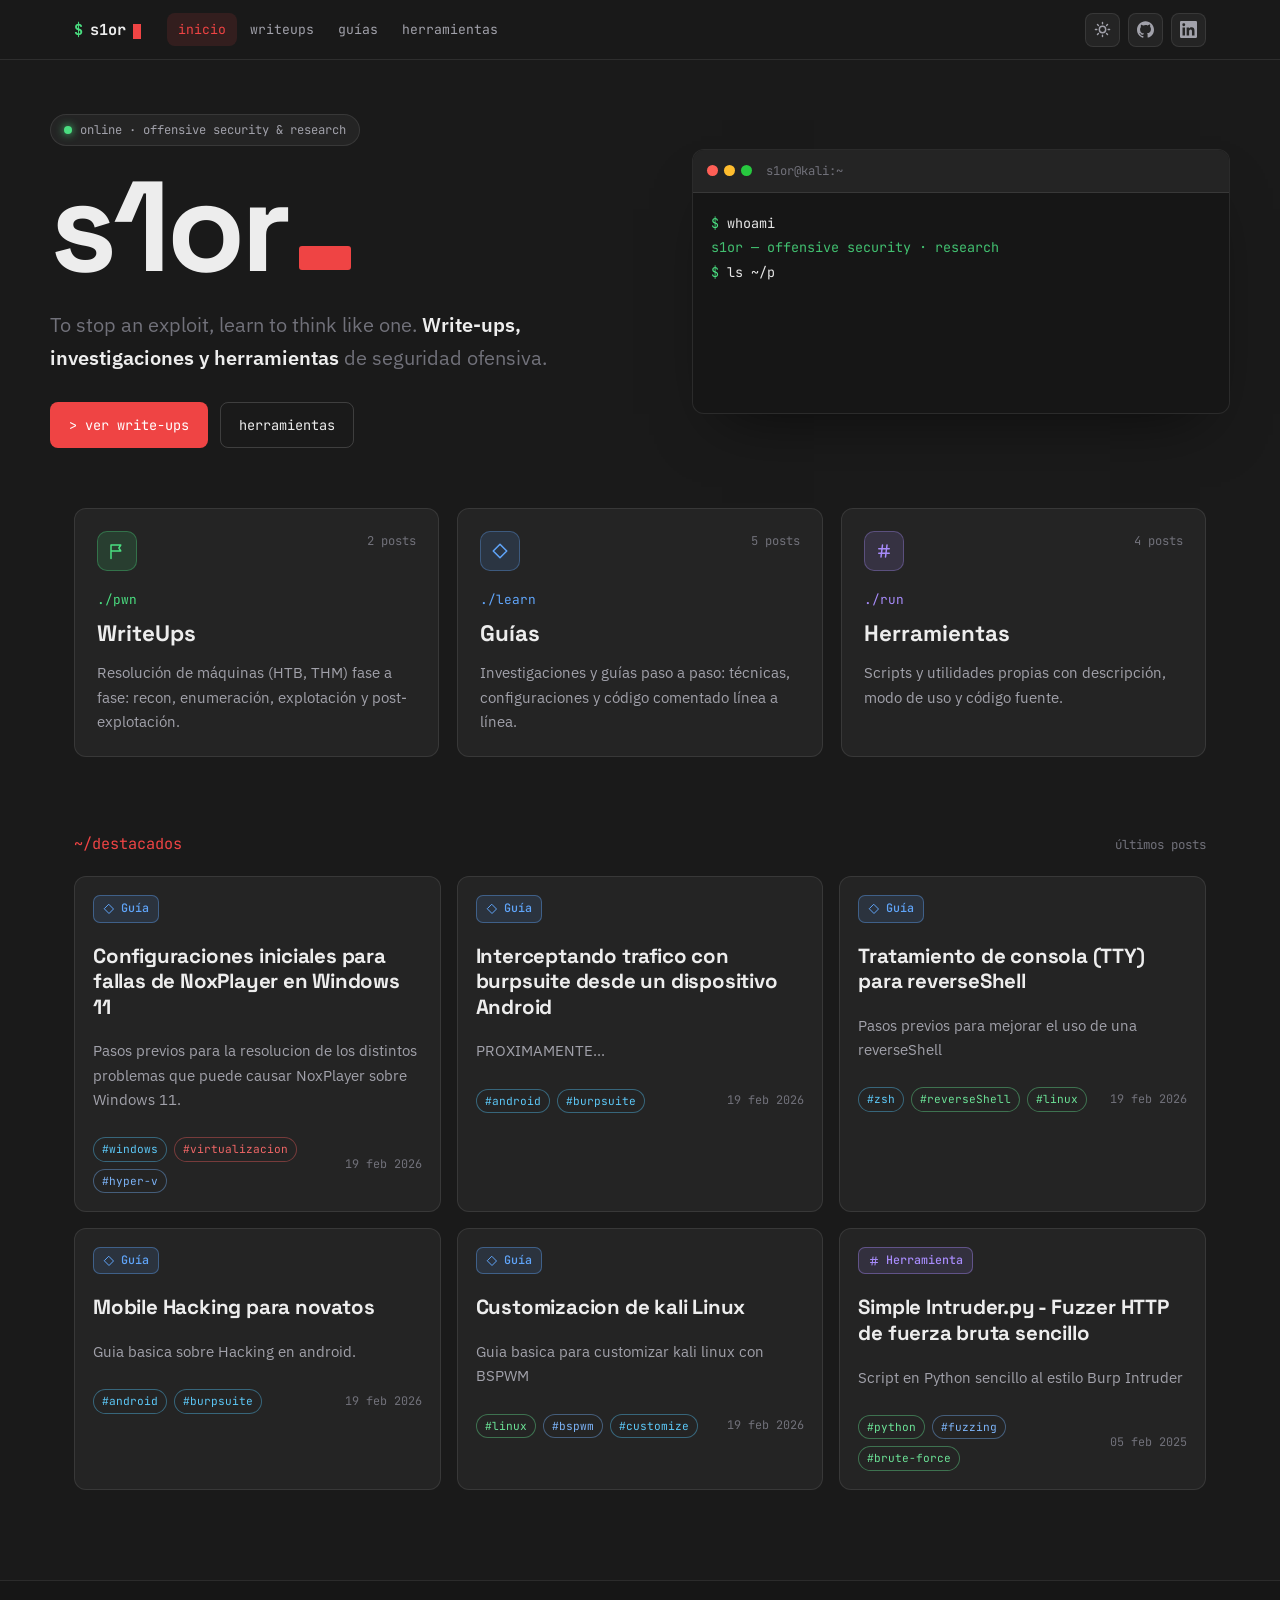
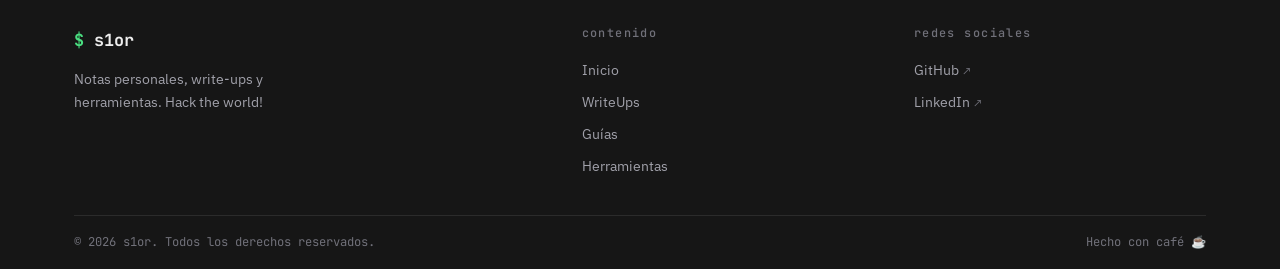
<file: index.html>
<!DOCTYPE html>
<html lang="es" data-theme="dark">
<head>
  <meta charset="UTF-8">
  <meta name="viewport" content="width=device-width, initial-scale=1">
  <title>s1or · Blog personal</title>
  <meta name="description" content="WriteUps, herramientas y guías de hacking documentadas paso a paso.">
  <link rel="icon" type="image/svg+xml" href="assets/icons/favicon.svg">
  <script>(function(){try{var t=localStorage.getItem('blog-theme');document.documentElement.setAttribute('data-theme',t||'dark');}catch(e){}})();</script>
  <link rel="preconnect" href="https://fonts.googleapis.com">
  <link rel="preconnect" href="https://fonts.gstatic.com" crossorigin>
  <link href="https://fonts.googleapis.com/css2?family=Space+Grotesk:wght@500;600;700&family=IBM+Plex+Sans:wght@400;500;600&family=JetBrains+Mono:wght@400;500;700&display=swap" rel="stylesheet">
  <link rel="stylesheet" href="css/theme.css">
  <link rel="stylesheet" href="css/components.css">
  <link rel="stylesheet" href="css/animations.css">
</head>
<body data-page="home">

  <header class="site-header">
    <div class="wrap">
      <a class="brand" href="index.html"><span class="brand__dollar">$</span><b>s1or</b><span class="brand__cursor"></span></a>
      <nav class="nav">
        <a href="index.html" data-page="home">inicio</a>
        <a href="writeups.html" data-page="writeups">writeups</a>
        <a href="guides.html" data-page="guides">guías</a>
        <a href="tools.html" data-page="tools">herramientas</a>
      </nav>
      <div class="header-tools">
        
        <button class="icon-btn theme-toggle" data-theme-toggle aria-label="Cambiar tema"><svg class="ico-moon" viewBox="0 0 24 24" fill="none" stroke="currentColor" stroke-width="2" stroke-linecap="round" stroke-linejoin="round"><path d="M21 12.8A9 9 0 1 1 11.2 3 7 7 0 0 0 21 12.8z"/></svg><svg class="ico-sun" viewBox="0 0 24 24" fill="none" stroke="currentColor" stroke-width="2" stroke-linecap="round" stroke-linejoin="round"><circle cx="12" cy="12" r="4.5"/><path d="M12 2v2M12 20v2M4.9 4.9l1.4 1.4M17.7 17.7l1.4 1.4M2 12h2M20 12h2M4.9 19.1l1.4-1.4M17.7 6.3l1.4-1.4"/></svg></button>
        <a class="icon-btn" href="https://github.com/s1or-07" target="_blank" rel="noopener" aria-label="GitHub"><svg viewBox="0 0 24 24" fill="currentColor" aria-hidden="true"><path d="M12 .297c-6.63 0-12 5.373-12 12 0 5.303 3.438 9.8 8.205 11.385.6.113.82-.258.82-.577 0-.285-.01-1.04-.015-2.04-3.338.724-4.042-1.61-4.042-1.61-.546-1.387-1.333-1.756-1.333-1.756-1.089-.745.083-.729.083-.729 1.205.084 1.839 1.237 1.839 1.237 1.07 1.834 2.807 1.304 3.492.997.107-.775.418-1.305.762-1.604-2.665-.305-5.467-1.334-5.467-5.931 0-1.311.469-2.381 1.236-3.221-.124-.303-.535-1.524.117-3.176 0 0 1.008-.322 3.301 1.23A11.5 11.5 0 0 1 12 5.803c1.02.005 2.047.138 3.006.404 2.291-1.552 3.297-1.23 3.297-1.23.653 1.653.242 2.874.118 3.176.77.84 1.235 1.911 1.235 3.221 0 4.609-2.807 5.624-5.479 5.921.43.372.823 1.102.823 2.222 0 1.606-.014 2.898-.014 3.293 0 .322.216.694.825.576C20.565 22.092 24 17.592 24 12.297c0-6.627-5.373-12-12-12"/></svg></a>
        <a class="icon-btn" href="https://www.linkedin.com/in/s10r07" target="_blank" rel="noopener" aria-label="LinkedIn"><svg viewBox="0 0 24 24" fill="currentColor" aria-hidden="true"><path d="M20.447 20.452h-3.554v-5.569c0-1.328-.027-3.037-1.852-3.037-1.853 0-2.136 1.445-2.136 2.939v5.667H9.351V9h3.414v1.561h.046c.477-.9 1.637-1.85 3.37-1.85 3.601 0 4.267 2.37 4.267 5.455v6.286zM5.337 7.433a2.062 2.062 0 0 1-2.063-2.065 2.064 2.064 0 1 1 2.063 2.065zm1.782 13.019H3.555V9h3.564v11.452zM22.225 0H1.771C.792 0 0 .774 0 1.729v20.542C0 23.227.792 24 1.771 24h20.451C23.2 24 24 23.227 24 22.271V1.729C24 .774 23.2 0 22.225 0z"/></svg></a>
        <button class="icon-btn nav-toggle" data-nav-toggle aria-label="Abrir menú"><svg viewBox="0 0 24 24" fill="none" stroke="currentColor" stroke-width="2" stroke-linecap="round"><path d="M4 7h16M4 12h16M4 17h16"/></svg></button>
      </div>
    </div>
  </header>
  <main>
    <section class="wrap home-hero">
      <div class="home-hero__grid">
        <div class="home-hero__intro">
          <span class="status-pill"><span class="dot"></span> online · offensive security &amp; research</span>
          <h1 class="wordmark">s1or<span class="cursor-block"></span></h1>
          <p class="home-hero__lead">To stop an exploit, learn to think like one. <b>Write-ups, investigaciones y herramientas</b> de seguridad ofensiva.</p>
          <div class="hero-actions">
            <a class="btn btn--primary" href="writeups.html">&gt; ver write-ups</a>
            <a class="btn btn--ghost" href="tools.html">herramientas</a>
          </div>
        </div>
        <div class="terminal">
          <div class="terminal__bar"><span class="terminal__dots"><i></i><i></i><i></i></span><span class="terminal__title">s1or@kali:~</span></div>
          <div class="terminal__body" id="term-body"></div>
        </div>
      </div>
    </section>

    <section class="wrap">
      <div class="modules">
        <a class="module" style="--k:var(--t-writeups)" href="writeups.html">
          <div class="module__top"><span class="icon-sq icon-sq--writeups"><svg viewBox="0 0 24 24" fill="none" stroke="currentColor" stroke-width="2" stroke-linecap="round" stroke-linejoin="round"><path d="M4 22V4M4 4h13l-2.5 4 2.5 4H4"/></svg></span><span class="module__count" data-count="writeups"></span></div>
          <div class="module__cmd">./pwn</div>
          <div class="module__title">WriteUps</div>
          <p class="module__desc">Resolución de máquinas (HTB, THM) fase a fase: recon, enumeración, explotación y post-explotación.</p>
        </a>
        <a class="module" style="--k:var(--t-guides)" href="guides.html">
          <div class="module__top"><span class="icon-sq icon-sq--guides"><svg viewBox="0 0 24 24" fill="none" stroke="currentColor" stroke-width="2" stroke-linecap="round" stroke-linejoin="round"><path d="M12 3l9 9-9 9-9-9z"/></svg></span><span class="module__count" data-count="guides"></span></div>
          <div class="module__cmd">./learn</div>
          <div class="module__title">Guías</div>
          <p class="module__desc">Investigaciones y guías paso a paso: técnicas, configuraciones y código comentado línea a línea.</p>
        </a>
        <a class="module" style="--k:var(--t-tools)" href="tools.html">
          <div class="module__top"><span class="icon-sq icon-sq--tools"><svg viewBox="0 0 24 24" fill="none" stroke="currentColor" stroke-width="2" stroke-linecap="round" stroke-linejoin="round"><path d="M5 9h14M5 15h14M10 4 8 20M16 4l-2 16"/></svg></span><span class="module__count" data-count="tools"></span></div>
          <div class="module__cmd">./run</div>
          <div class="module__title">Herramientas</div>
          <p class="module__desc">Scripts y utilidades propias con descripción, modo de uso y código fuente.</p>
        </a>
      </div>
    </section>

    <section class="wrap latest-section">
      <div class="section-head">
        <span class="section-head__title"><span class="path">~/destacados</span></span>
        <span class="section-head__hint">últimos posts</span>
      </div>
      <div id="latest" class="cards cards--grid"></div>
    </section>
  </main>

  <footer class="site-footer">
    <div class="wrap">
      <div class="footer-grid">
        <div class="footer-brand">
          <div class="footer-brand__name"><span class="brand__dollar">$</span> s1or</div>
          <p class="footer-brand__desc">Notas personales, write-ups y herramientas. Hack the world!</p>
        </div>
        <div class="footer-col">
          <h4>contenido</h4>
          <a href="index.html">Inicio</a>
          <a href="writeups.html">WriteUps</a>
          <a href="guides.html">Guías</a>
          <a href="tools.html">Herramientas</a>
        </div>
        <div class="footer-col">
          <h4>Redes sociales</h4>
          <a href="https://github.com/s1or-07" target="_blank" rel="noopener">GitHub <span class="ext">↗</span></a>
          <a href="https://www.linkedin.com/in/s10r07" target="_blank" rel="noopener">LinkedIn <span class="ext">↗</span></a>
        </div>
      </div>
      <div class="footer-bottom">
        <span>© <span id="year"></span> s1or. Todos los derechos reservados.</span>
        <span>Hecho con café ☕</span>
      </div>
    </div>
  </footer>
  <script src="js/app.js"></script>
  <script src="js/home.js"></script>
</body>
</html>
</file>
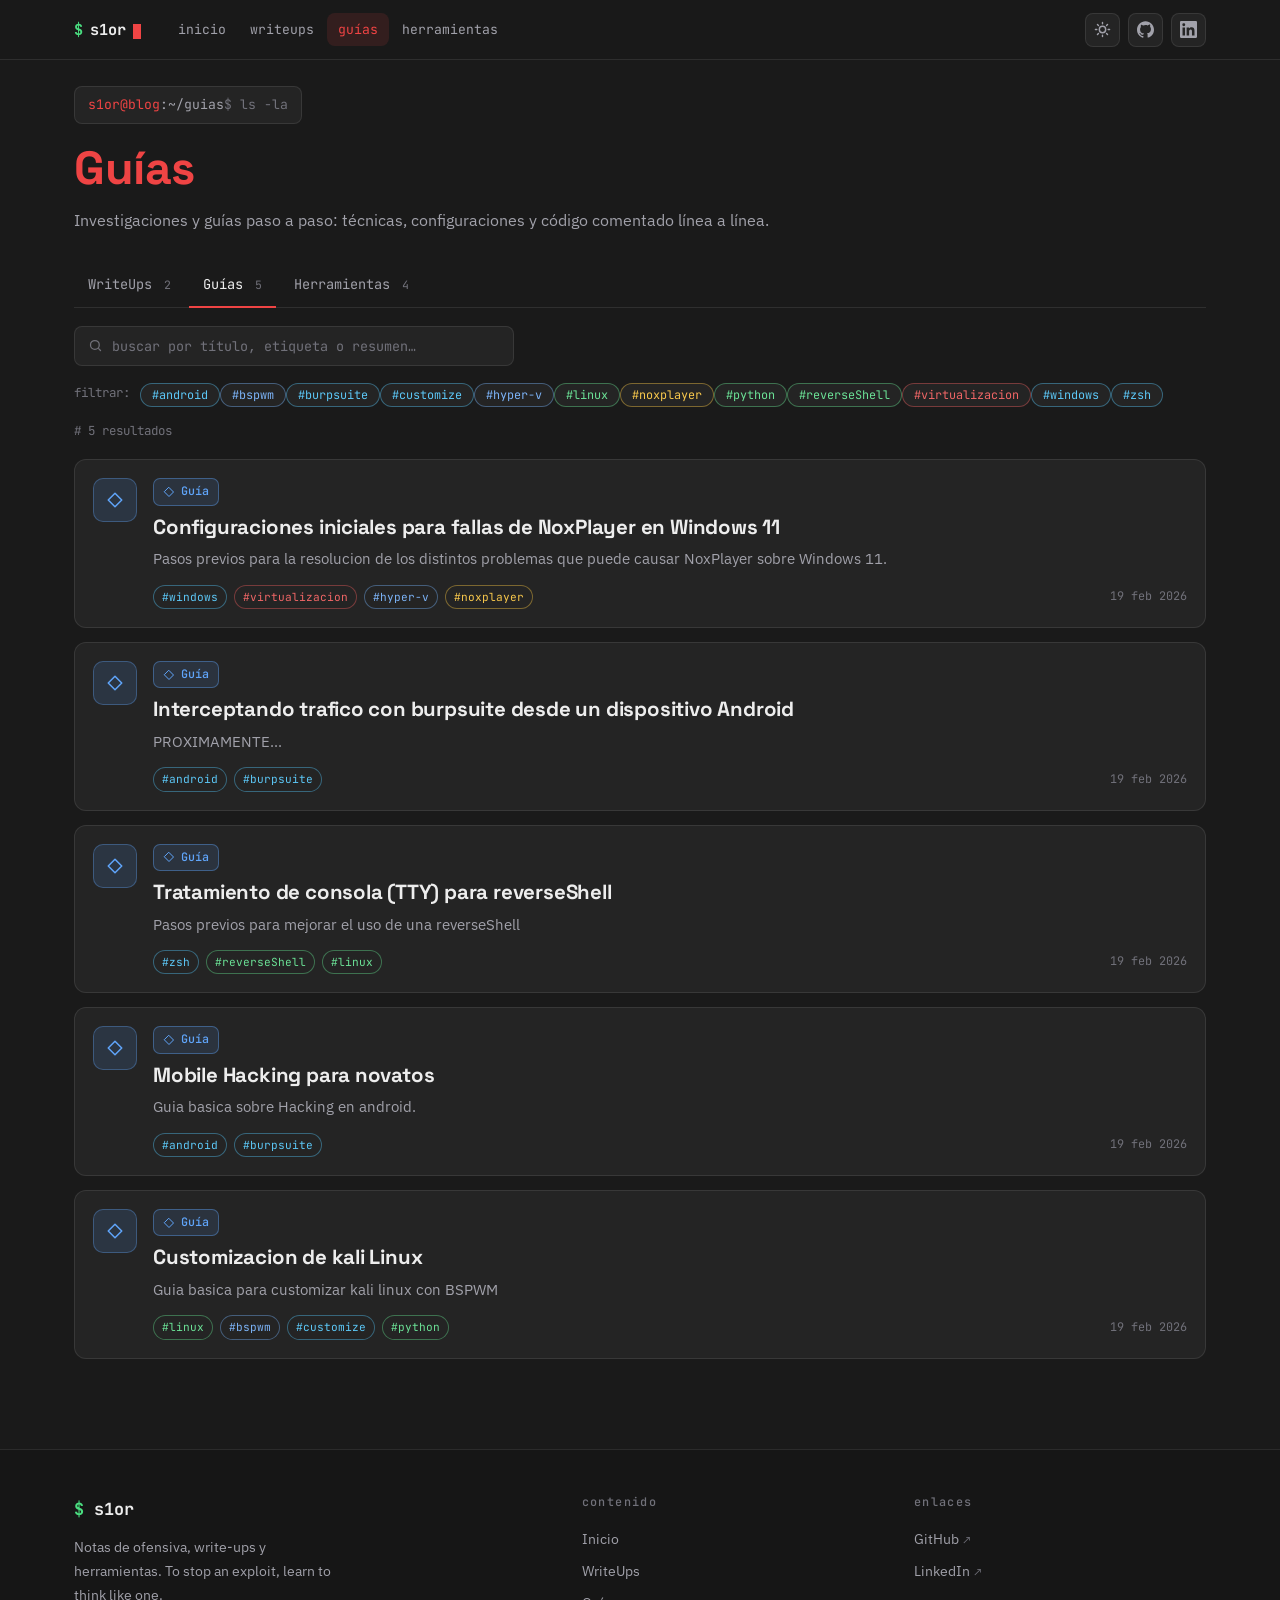
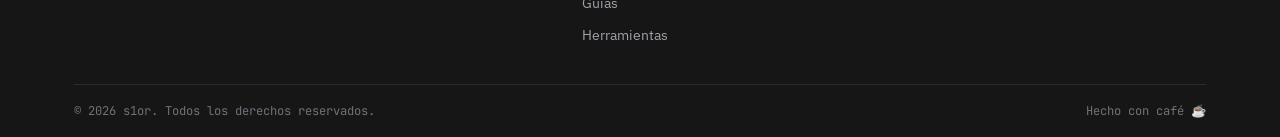
<file: guides.html>
<!DOCTYPE html>
<html lang="es" data-theme="dark">
<head>
  <meta charset="UTF-8">
  <meta name="viewport" content="width=device-width, initial-scale=1">
  <title>Guías by s1or</title>
  <meta name="description" content="Guías e investigaciones de seguridad.">
  <link rel="icon" type="image/svg+xml" href="assets/icons/favicon.svg">
  <script>(function(){try{var t=localStorage.getItem('blog-theme');document.documentElement.setAttribute('data-theme',t||'dark');}catch(e){}})();</script>
  <link rel="preconnect" href="https://fonts.googleapis.com">
  <link rel="preconnect" href="https://fonts.gstatic.com" crossorigin>
  <link href="https://fonts.googleapis.com/css2?family=Space+Grotesk:wght@500;600;700&family=IBM+Plex+Sans:wght@400;500;600&family=JetBrains+Mono:wght@400;500;700&display=swap" rel="stylesheet">
  <link rel="stylesheet" href="css/theme.css">
  <link rel="stylesheet" href="css/components.css">
  <link rel="stylesheet" href="css/animations.css">
</head>
<body data-page="guides">

  <header class="site-header">
    <div class="wrap">
      <a class="brand" href="index.html"><span class="brand__dollar">$</span><b>s1or</b><span class="brand__cursor"></span></a>
      <nav class="nav">
        <a href="index.html" data-page="home">inicio</a>
        <a href="writeups.html" data-page="writeups">writeups</a>
        <a href="guides.html" data-page="guides">guías</a>
        <a href="tools.html" data-page="tools">herramientas</a>
      </nav>
      <div class="header-tools">
        
        <button class="icon-btn theme-toggle" data-theme-toggle aria-label="Cambiar tema"><svg class="ico-moon" viewBox="0 0 24 24" fill="none" stroke="currentColor" stroke-width="2" stroke-linecap="round" stroke-linejoin="round"><path d="M21 12.8A9 9 0 1 1 11.2 3 7 7 0 0 0 21 12.8z"/></svg><svg class="ico-sun" viewBox="0 0 24 24" fill="none" stroke="currentColor" stroke-width="2" stroke-linecap="round" stroke-linejoin="round"><circle cx="12" cy="12" r="4.5"/><path d="M12 2v2M12 20v2M4.9 4.9l1.4 1.4M17.7 17.7l1.4 1.4M2 12h2M20 12h2M4.9 19.1l1.4-1.4M17.7 6.3l1.4-1.4"/></svg></button>
        <a class="icon-btn" href="https://github.com/s1or-07" target="_blank" rel="noopener" aria-label="GitHub"><svg viewBox="0 0 24 24" fill="currentColor" aria-hidden="true"><path d="M12 .297c-6.63 0-12 5.373-12 12 0 5.303 3.438 9.8 8.205 11.385.6.113.82-.258.82-.577 0-.285-.01-1.04-.015-2.04-3.338.724-4.042-1.61-4.042-1.61-.546-1.387-1.333-1.756-1.333-1.756-1.089-.745.083-.729.083-.729 1.205.084 1.839 1.237 1.839 1.237 1.07 1.834 2.807 1.304 3.492.997.107-.775.418-1.305.762-1.604-2.665-.305-5.467-1.334-5.467-5.931 0-1.311.469-2.381 1.236-3.221-.124-.303-.535-1.524.117-3.176 0 0 1.008-.322 3.301 1.23A11.5 11.5 0 0 1 12 5.803c1.02.005 2.047.138 3.006.404 2.291-1.552 3.297-1.23 3.297-1.23.653 1.653.242 2.874.118 3.176.77.84 1.235 1.911 1.235 3.221 0 4.609-2.807 5.624-5.479 5.921.43.372.823 1.102.823 2.222 0 1.606-.014 2.898-.014 3.293 0 .322.216.694.825.576C20.565 22.092 24 17.592 24 12.297c0-6.627-5.373-12-12-12"/></svg></a>
        <a class="icon-btn" href="https://www.linkedin.com/in/s10r07" target="_blank" rel="noopener" aria-label="LinkedIn"><svg viewBox="0 0 24 24" fill="currentColor" aria-hidden="true"><path d="M20.447 20.452h-3.554v-5.569c0-1.328-.027-3.037-1.852-3.037-1.853 0-2.136 1.445-2.136 2.939v5.667H9.351V9h3.414v1.561h.046c.477-.9 1.637-1.85 3.37-1.85 3.601 0 4.267 2.37 4.267 5.455v6.286zM5.337 7.433a2.062 2.062 0 0 1-2.063-2.065 2.064 2.064 0 1 1 2.063 2.065zm1.782 13.019H3.555V9h3.564v11.452zM22.225 0H1.771C.792 0 0 .774 0 1.729v20.542C0 23.227.792 24 1.771 24h20.451C23.2 24 24 23.227 24 22.271V1.729C24 .774 23.2 0 22.225 0z"/></svg></a>
        <button class="icon-btn nav-toggle" data-nav-toggle aria-label="Abrir menú"><svg viewBox="0 0 24 24" fill="none" stroke="currentColor" stroke-width="2" stroke-linecap="round"><path d="M4 7h16M4 12h16M4 17h16"/></svg></button>
      </div>
    </div>
  </header>
  <main class="wrap">
    <div class="list-head">
      <div class="term-prompt"><span class="u">s1or@blog</span><span class="p">:~/guias</span><span class="c">$ ls -la</span></div>
      <h1>Guías</h1>
      <p class="list-head__desc">Investigaciones y guías paso a paso: técnicas, configuraciones y código comentado línea a línea.</p>
    </div>
    <div class="section-tabs" data-section-tabs></div>
    <div class="list-search"><svg viewBox="0 0 24 24" fill="none" stroke="currentColor" stroke-width="2" stroke-linecap="round"><circle cx="11" cy="11" r="7"/><path d="m20 20-3-3"/></svg><input type="search" data-search placeholder="buscar por título, etiqueta o resumen…" aria-label="Buscar"></div>
    <div class="filterbar"><span class="filterbar__label">filtrar:</span><div class="tag-filter" data-tagfilter></div></div>
    <p class="result-count" data-result-count></p>
    <div id="listing" class="cards" data-type="guides"></div>
  </main>

  <footer class="site-footer">
    <div class="wrap">
      <div class="footer-grid">
        <div class="footer-brand">
          <div class="footer-brand__name"><span class="brand__dollar">$</span> s1or</div>
          <p class="footer-brand__desc">Notas de ofensiva, write-ups y herramientas. To stop an exploit, learn to think like one.</p>
        </div>
        <div class="footer-col">
          <h4>contenido</h4>
          <a href="index.html">Inicio</a>
          <a href="writeups.html">WriteUps</a>
          <a href="guides.html">Guías</a>
          <a href="tools.html">Herramientas</a>
        </div>
        <div class="footer-col">
          <h4>enlaces</h4>
          <a href="https://github.com/s1or-07" target="_blank" rel="noopener">GitHub <span class="ext">↗</span></a>
          <a href="https://www.linkedin.com/in/s10r07" target="_blank" rel="noopener">LinkedIn <span class="ext">↗</span></a>
        </div>
      </div>
      <div class="footer-bottom">
        <span>© <span id="year"></span> s1or. Todos los derechos reservados.</span>
        <span>Hecho con café ☕</span>
      </div>
    </div>
  </footer>
  <script src="js/app.js"></script>
  <script src="js/listing.js"></script>
</body>
</html>
</file>
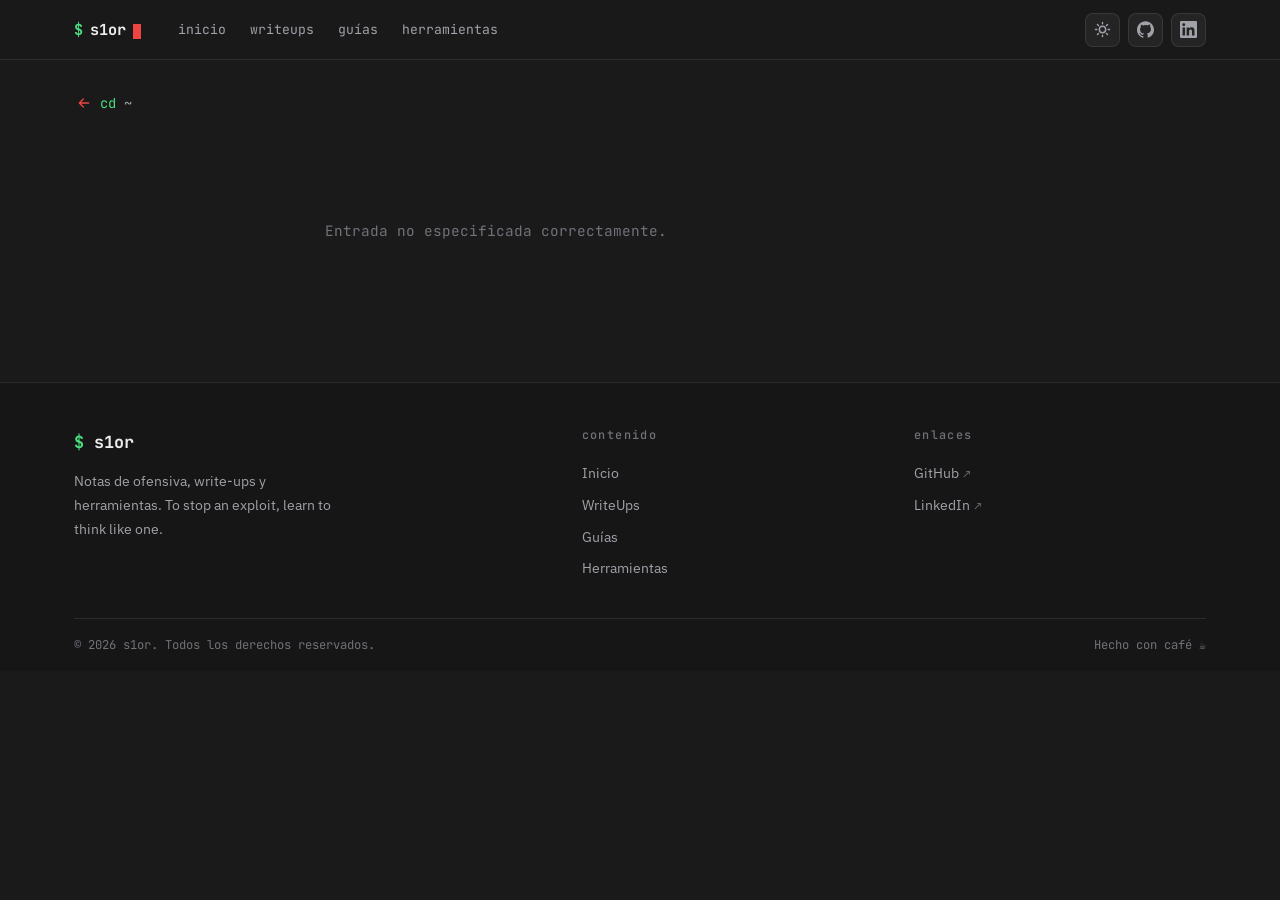
<file: post.html>
<!DOCTYPE html>
<html lang="es" data-theme="dark">
<head>
  <meta charset="UTF-8">
  <meta name="viewport" content="width=device-width, initial-scale=1">
  <title>Entrada · s1or</title>
  <link rel="icon" type="image/svg+xml" href="assets/icons/favicon.svg">
  <script>(function(){try{var t=localStorage.getItem('blog-theme');document.documentElement.setAttribute('data-theme',t||'dark');}catch(e){}})();</script>
  <link rel="preconnect" href="https://fonts.googleapis.com">
  <link rel="preconnect" href="https://fonts.gstatic.com" crossorigin>
  <link href="https://fonts.googleapis.com/css2?family=Space+Grotesk:wght@500;600;700&family=IBM+Plex+Sans:wght@400;500;600&family=JetBrains+Mono:wght@400;500;700&display=swap" rel="stylesheet">
  <link rel="stylesheet" href="css/theme.css">
  <link rel="stylesheet" href="css/components.css">
  <link rel="stylesheet" href="css/animations.css">
</head>
<body data-page="">

  <header class="site-header">
    <div class="wrap">
      <a class="brand" href="index.html"><span class="brand__dollar">$</span><b>s1or</b><span class="brand__cursor"></span></a>
      <nav class="nav">
        <a href="index.html" data-page="home">inicio</a>
        <a href="writeups.html" data-page="writeups">writeups</a>
        <a href="guides.html" data-page="guides">guías</a>
        <a href="tools.html" data-page="tools">herramientas</a>
      </nav>
      <div class="header-tools">
        
        <button class="icon-btn theme-toggle" data-theme-toggle aria-label="Cambiar tema"><svg class="ico-moon" viewBox="0 0 24 24" fill="none" stroke="currentColor" stroke-width="2" stroke-linecap="round" stroke-linejoin="round"><path d="M21 12.8A9 9 0 1 1 11.2 3 7 7 0 0 0 21 12.8z"/></svg><svg class="ico-sun" viewBox="0 0 24 24" fill="none" stroke="currentColor" stroke-width="2" stroke-linecap="round" stroke-linejoin="round"><circle cx="12" cy="12" r="4.5"/><path d="M12 2v2M12 20v2M4.9 4.9l1.4 1.4M17.7 17.7l1.4 1.4M2 12h2M20 12h2M4.9 19.1l1.4-1.4M17.7 6.3l1.4-1.4"/></svg></button>
        <a class="icon-btn" href="https://github.com/s1or-07" target="_blank" rel="noopener" aria-label="GitHub"><svg viewBox="0 0 24 24" fill="currentColor" aria-hidden="true"><path d="M12 .297c-6.63 0-12 5.373-12 12 0 5.303 3.438 9.8 8.205 11.385.6.113.82-.258.82-.577 0-.285-.01-1.04-.015-2.04-3.338.724-4.042-1.61-4.042-1.61-.546-1.387-1.333-1.756-1.333-1.756-1.089-.745.083-.729.083-.729 1.205.084 1.839 1.237 1.839 1.237 1.07 1.834 2.807 1.304 3.492.997.107-.775.418-1.305.762-1.604-2.665-.305-5.467-1.334-5.467-5.931 0-1.311.469-2.381 1.236-3.221-.124-.303-.535-1.524.117-3.176 0 0 1.008-.322 3.301 1.23A11.5 11.5 0 0 1 12 5.803c1.02.005 2.047.138 3.006.404 2.291-1.552 3.297-1.23 3.297-1.23.653 1.653.242 2.874.118 3.176.77.84 1.235 1.911 1.235 3.221 0 4.609-2.807 5.624-5.479 5.921.43.372.823 1.102.823 2.222 0 1.606-.014 2.898-.014 3.293 0 .322.216.694.825.576C20.565 22.092 24 17.592 24 12.297c0-6.627-5.373-12-12-12"/></svg></a>
        <a class="icon-btn" href="https://www.linkedin.com/in/s10r07" target="_blank" rel="noopener" aria-label="LinkedIn"><svg viewBox="0 0 24 24" fill="currentColor" aria-hidden="true"><path d="M20.447 20.452h-3.554v-5.569c0-1.328-.027-3.037-1.852-3.037-1.853 0-2.136 1.445-2.136 2.939v5.667H9.351V9h3.414v1.561h.046c.477-.9 1.637-1.85 3.37-1.85 3.601 0 4.267 2.37 4.267 5.455v6.286zM5.337 7.433a2.062 2.062 0 0 1-2.063-2.065 2.064 2.064 0 1 1 2.063 2.065zm1.782 13.019H3.555V9h3.564v11.452zM22.225 0H1.771C.792 0 0 .774 0 1.729v20.542C0 23.227.792 24 1.771 24h20.451C23.2 24 24 23.227 24 22.271V1.729C24 .774 23.2 0 22.225 0z"/></svg></a>
        <button class="icon-btn nav-toggle" data-nav-toggle aria-label="Abrir menú"><svg viewBox="0 0 24 24" fill="none" stroke="currentColor" stroke-width="2" stroke-linecap="round"><path d="M4 7h16M4 12h16M4 17h16"/></svg></button>
      </div>
    </div>
  </header>

  <main class="wrap">
    <div class="post-layout">
      <article>
        <header id="post-head" class="post-head"></header>
        <details class="toc-mobile"><summary>contenido</summary>
          <ul id="toc-mobile-list" class="toc__list"></ul>
        </details>
        <div id="post-content" class="post-content"></div>
      </article>
      <aside class="toc">
        <div class="toc__head">contenido</div>
        <ul id="toc-list" class="toc__list"></ul>
      </aside>
    </div>
  </main>

  <footer class="site-footer">
    <div class="wrap">
      <div class="footer-grid">
        <div class="footer-brand">
          <div class="footer-brand__name"><span class="brand__dollar">$</span> s1or</div>
          <p class="footer-brand__desc">Notas de ofensiva, write-ups y herramientas. To stop an exploit, learn to think like one.</p>
        </div>
        <div class="footer-col">
          <h4>contenido</h4>
          <a href="index.html">Inicio</a>
          <a href="writeups.html">WriteUps</a>
          <a href="guides.html">Guías</a>
          <a href="tools.html">Herramientas</a>
        </div>
        <div class="footer-col">
          <h4>enlaces</h4>
          <a href="https://github.com/s1or-07" target="_blank" rel="noopener">GitHub <span class="ext">↗</span></a>
          <a href="https://www.linkedin.com/in/s10r07" target="_blank" rel="noopener">LinkedIn <span class="ext">↗</span></a>
        </div>
      </div>
      <div class="footer-bottom">
        <span>© <span id="year"></span> s1or. Todos los derechos reservados.</span>
        <span>Hecho con café ☕</span>
      </div>
    </div>
  </footer>

  <script src="js/app.js"></script>
  <script src="js/markdown.js"></script>
  <script src="js/post.js"></script>
</body>
</html>
</file>
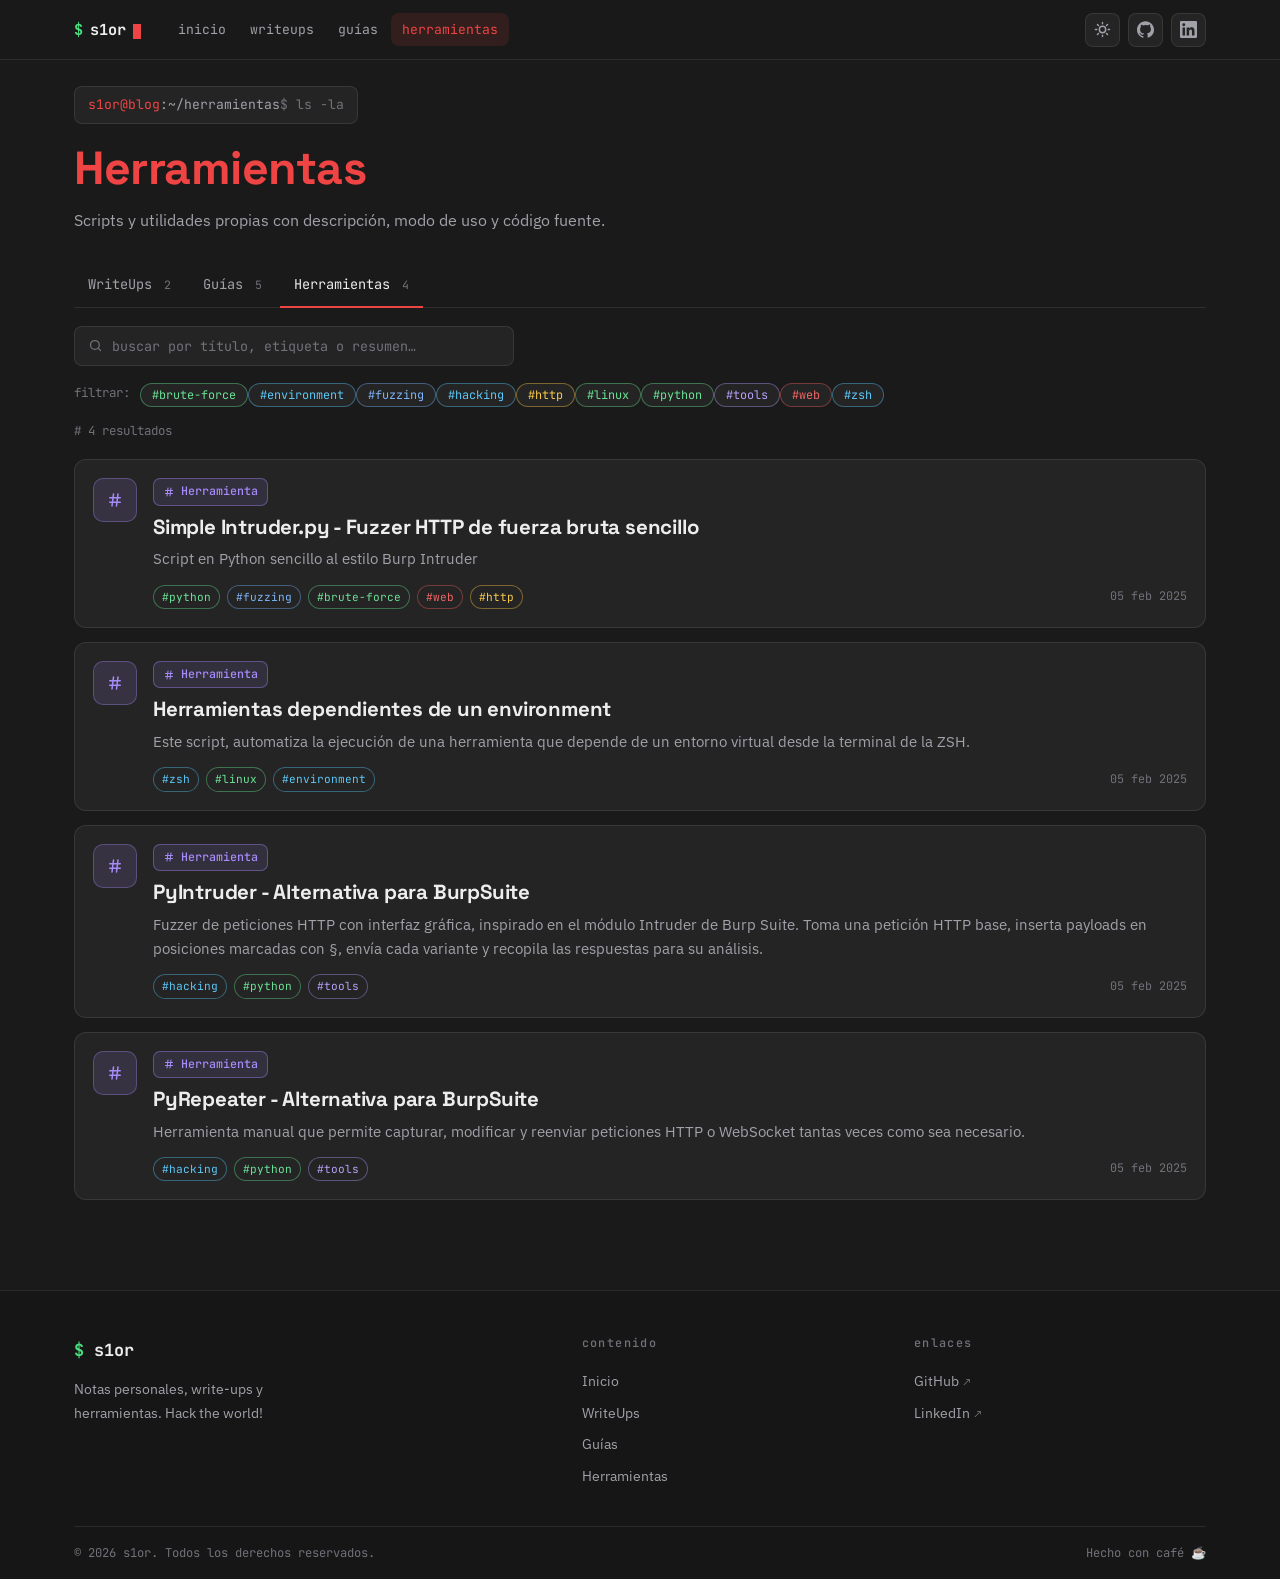
<file: tools.html>
<!DOCTYPE html>
<html lang="es" data-theme="dark">
<head>
  <meta charset="UTF-8">
  <meta name="viewport" content="width=device-width, initial-scale=1">
  <title>Herramientas by s1or</title>
  <meta name="description" content="Herramientas de seguridad propias.">
  <link rel="icon" type="image/svg+xml" href="assets/icons/favicon.svg">
  <script>(function(){try{var t=localStorage.getItem('blog-theme');document.documentElement.setAttribute('data-theme',t||'dark');}catch(e){}})();</script>
  <link rel="preconnect" href="https://fonts.googleapis.com">
  <link rel="preconnect" href="https://fonts.gstatic.com" crossorigin>
  <link href="https://fonts.googleapis.com/css2?family=Space+Grotesk:wght@500;600;700&family=IBM+Plex+Sans:wght@400;500;600&family=JetBrains+Mono:wght@400;500;700&display=swap" rel="stylesheet">
  <link rel="stylesheet" href="css/theme.css">
  <link rel="stylesheet" href="css/components.css">
  <link rel="stylesheet" href="css/animations.css">
</head>
<body data-page="tools">

  <header class="site-header">
    <div class="wrap">
      <a class="brand" href="index.html"><span class="brand__dollar">$</span><b>s1or</b><span class="brand__cursor"></span></a>
      <nav class="nav">
        <a href="index.html" data-page="home">inicio</a>
        <a href="writeups.html" data-page="writeups">writeups</a>
        <a href="guides.html" data-page="guides">guías</a>
        <a href="tools.html" data-page="tools">herramientas</a>
      </nav>
      <div class="header-tools">
        
        <button class="icon-btn theme-toggle" data-theme-toggle aria-label="Cambiar tema"><svg class="ico-moon" viewBox="0 0 24 24" fill="none" stroke="currentColor" stroke-width="2" stroke-linecap="round" stroke-linejoin="round"><path d="M21 12.8A9 9 0 1 1 11.2 3 7 7 0 0 0 21 12.8z"/></svg><svg class="ico-sun" viewBox="0 0 24 24" fill="none" stroke="currentColor" stroke-width="2" stroke-linecap="round" stroke-linejoin="round"><circle cx="12" cy="12" r="4.5"/><path d="M12 2v2M12 20v2M4.9 4.9l1.4 1.4M17.7 17.7l1.4 1.4M2 12h2M20 12h2M4.9 19.1l1.4-1.4M17.7 6.3l1.4-1.4"/></svg></button>
        <a class="icon-btn" href="https://github.com/s1or-07" target="_blank" rel="noopener" aria-label="GitHub"><svg viewBox="0 0 24 24" fill="currentColor" aria-hidden="true"><path d="M12 .297c-6.63 0-12 5.373-12 12 0 5.303 3.438 9.8 8.205 11.385.6.113.82-.258.82-.577 0-.285-.01-1.04-.015-2.04-3.338.724-4.042-1.61-4.042-1.61-.546-1.387-1.333-1.756-1.333-1.756-1.089-.745.083-.729.083-.729 1.205.084 1.839 1.237 1.839 1.237 1.07 1.834 2.807 1.304 3.492.997.107-.775.418-1.305.762-1.604-2.665-.305-5.467-1.334-5.467-5.931 0-1.311.469-2.381 1.236-3.221-.124-.303-.535-1.524.117-3.176 0 0 1.008-.322 3.301 1.23A11.5 11.5 0 0 1 12 5.803c1.02.005 2.047.138 3.006.404 2.291-1.552 3.297-1.23 3.297-1.23.653 1.653.242 2.874.118 3.176.77.84 1.235 1.911 1.235 3.221 0 4.609-2.807 5.624-5.479 5.921.43.372.823 1.102.823 2.222 0 1.606-.014 2.898-.014 3.293 0 .322.216.694.825.576C20.565 22.092 24 17.592 24 12.297c0-6.627-5.373-12-12-12"/></svg></a>
        <a class="icon-btn" href="https://www.linkedin.com/in/s10r07" target="_blank" rel="noopener" aria-label="LinkedIn"><svg viewBox="0 0 24 24" fill="currentColor" aria-hidden="true"><path d="M20.447 20.452h-3.554v-5.569c0-1.328-.027-3.037-1.852-3.037-1.853 0-2.136 1.445-2.136 2.939v5.667H9.351V9h3.414v1.561h.046c.477-.9 1.637-1.85 3.37-1.85 3.601 0 4.267 2.37 4.267 5.455v6.286zM5.337 7.433a2.062 2.062 0 0 1-2.063-2.065 2.064 2.064 0 1 1 2.063 2.065zm1.782 13.019H3.555V9h3.564v11.452zM22.225 0H1.771C.792 0 0 .774 0 1.729v20.542C0 23.227.792 24 1.771 24h20.451C23.2 24 24 23.227 24 22.271V1.729C24 .774 23.2 0 22.225 0z"/></svg></a>
        <button class="icon-btn nav-toggle" data-nav-toggle aria-label="Abrir menú"><svg viewBox="0 0 24 24" fill="none" stroke="currentColor" stroke-width="2" stroke-linecap="round"><path d="M4 7h16M4 12h16M4 17h16"/></svg></button>
      </div>
    </div>
  </header>
  <main class="wrap">
    <div class="list-head">
      <div class="term-prompt"><span class="u">s1or@blog</span><span class="p">:~/herramientas</span><span class="c">$ ls -la</span></div>
      <h1>Herramientas</h1>
      <p class="list-head__desc">Scripts y utilidades propias con descripción, modo de uso y código fuente.</p>
    </div>
    <div class="section-tabs" data-section-tabs></div>
    <div class="list-search"><svg viewBox="0 0 24 24" fill="none" stroke="currentColor" stroke-width="2" stroke-linecap="round"><circle cx="11" cy="11" r="7"/><path d="m20 20-3-3"/></svg><input type="search" data-search placeholder="buscar por título, etiqueta o resumen…" aria-label="Buscar"></div>
    <div class="filterbar"><span class="filterbar__label">filtrar:</span><div class="tag-filter" data-tagfilter></div></div>
    <p class="result-count" data-result-count></p>
    <div id="listing" class="cards" data-type="tools"></div>
  </main>

  <footer class="site-footer">
    <div class="wrap">
      <div class="footer-grid">
        <div class="footer-brand">
          <div class="footer-brand__name"><span class="brand__dollar">$</span> s1or</div>
          <p class="footer-brand__desc">Notas personales, write-ups y herramientas. Hack the world!</p>
        </div>
        <div class="footer-col">
          <h4>contenido</h4>
          <a href="index.html">Inicio</a>
          <a href="writeups.html">WriteUps</a>
          <a href="guides.html">Guías</a>
          <a href="tools.html">Herramientas</a>
        </div>
        <div class="footer-col">
          <h4>enlaces</h4>
          <a href="https://github.com/s1or-07" target="_blank" rel="noopener">GitHub <span class="ext">↗</span></a>
          <a href="https://www.linkedin.com/in/s10r07" target="_blank" rel="noopener">LinkedIn <span class="ext">↗</span></a>
        </div>
      </div>
      <div class="footer-bottom">
        <span>© <span id="year"></span> s1or. Todos los derechos reservados.</span>
        <span>Hecho con café ☕</span>
      </div>
    </div>
  </footer>
  <script src="js/app.js"></script>
  <script src="js/listing.js"></script>
</body>
</html>
</file>
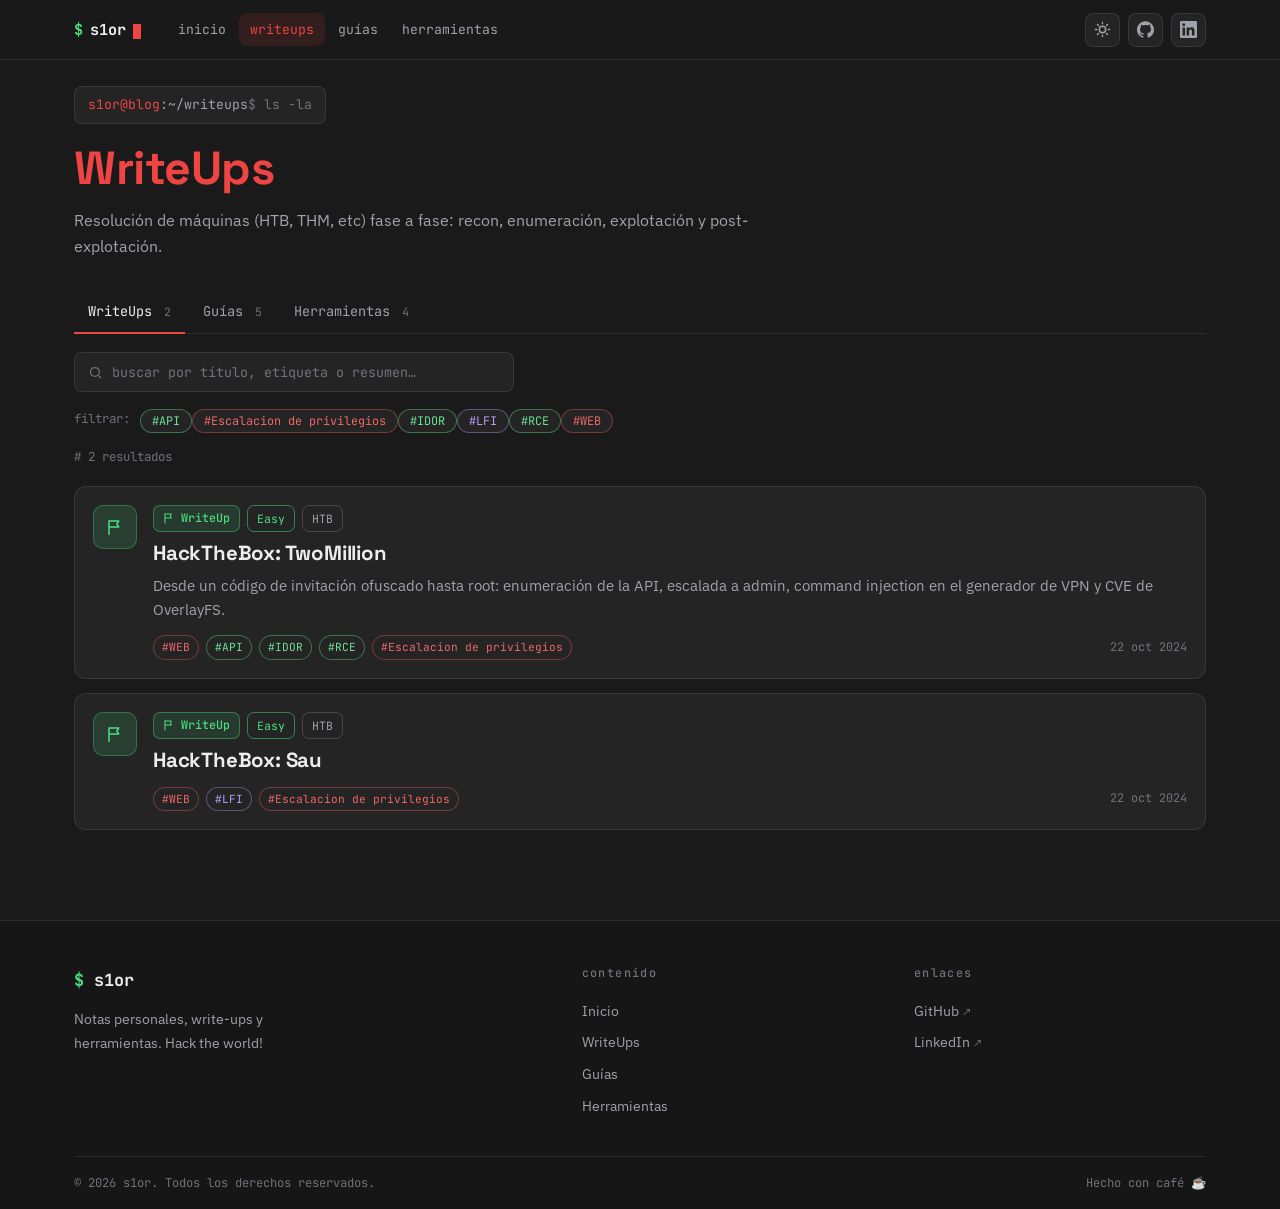
<file: writeups.html>
<!DOCTYPE html>
<html lang="es" data-theme="dark">
<head>
  <meta charset="UTF-8">
  <meta name="viewport" content="width=device-width, initial-scale=1">
  <title>WriteUps by s1or</title>
  <meta name="description" content="Máquinas resueltas paso a paso.">
  <link rel="icon" type="image/svg+xml" href="assets/icons/favicon.svg">
  <script>(function(){try{var t=localStorage.getItem('blog-theme');document.documentElement.setAttribute('data-theme',t||'dark');}catch(e){}})();</script>
  <link rel="preconnect" href="https://fonts.googleapis.com">
  <link rel="preconnect" href="https://fonts.gstatic.com" crossorigin>
  <link href="https://fonts.googleapis.com/css2?family=Space+Grotesk:wght@500;600;700&family=IBM+Plex+Sans:wght@400;500;600&family=JetBrains+Mono:wght@400;500;700&display=swap" rel="stylesheet">
  <link rel="stylesheet" href="css/theme.css">
  <link rel="stylesheet" href="css/components.css">
  <link rel="stylesheet" href="css/animations.css">
</head>
<body data-page="writeups">

  <header class="site-header">
    <div class="wrap">
      <a class="brand" href="index.html"><span class="brand__dollar">$</span><b>s1or</b><span class="brand__cursor"></span></a>
      <nav class="nav">
        <a href="index.html" data-page="home">inicio</a>
        <a href="writeups.html" data-page="writeups">writeups</a>
        <a href="guides.html" data-page="guides">guías</a>
        <a href="tools.html" data-page="tools">herramientas</a>
      </nav>
      <div class="header-tools">
        
        <button class="icon-btn theme-toggle" data-theme-toggle aria-label="Cambiar tema"><svg class="ico-moon" viewBox="0 0 24 24" fill="none" stroke="currentColor" stroke-width="2" stroke-linecap="round" stroke-linejoin="round"><path d="M21 12.8A9 9 0 1 1 11.2 3 7 7 0 0 0 21 12.8z"/></svg><svg class="ico-sun" viewBox="0 0 24 24" fill="none" stroke="currentColor" stroke-width="2" stroke-linecap="round" stroke-linejoin="round"><circle cx="12" cy="12" r="4.5"/><path d="M12 2v2M12 20v2M4.9 4.9l1.4 1.4M17.7 17.7l1.4 1.4M2 12h2M20 12h2M4.9 19.1l1.4-1.4M17.7 6.3l1.4-1.4"/></svg></button>
        <a class="icon-btn" href="https://github.com/s1or-07" target="_blank" rel="noopener" aria-label="GitHub"><svg viewBox="0 0 24 24" fill="currentColor" aria-hidden="true"><path d="M12 .297c-6.63 0-12 5.373-12 12 0 5.303 3.438 9.8 8.205 11.385.6.113.82-.258.82-.577 0-.285-.01-1.04-.015-2.04-3.338.724-4.042-1.61-4.042-1.61-.546-1.387-1.333-1.756-1.333-1.756-1.089-.745.083-.729.083-.729 1.205.084 1.839 1.237 1.839 1.237 1.07 1.834 2.807 1.304 3.492.997.107-.775.418-1.305.762-1.604-2.665-.305-5.467-1.334-5.467-5.931 0-1.311.469-2.381 1.236-3.221-.124-.303-.535-1.524.117-3.176 0 0 1.008-.322 3.301 1.23A11.5 11.5 0 0 1 12 5.803c1.02.005 2.047.138 3.006.404 2.291-1.552 3.297-1.23 3.297-1.23.653 1.653.242 2.874.118 3.176.77.84 1.235 1.911 1.235 3.221 0 4.609-2.807 5.624-5.479 5.921.43.372.823 1.102.823 2.222 0 1.606-.014 2.898-.014 3.293 0 .322.216.694.825.576C20.565 22.092 24 17.592 24 12.297c0-6.627-5.373-12-12-12"/></svg></a>
        <a class="icon-btn" href="https://www.linkedin.com/in/s10r07" target="_blank" rel="noopener" aria-label="LinkedIn"><svg viewBox="0 0 24 24" fill="currentColor" aria-hidden="true"><path d="M20.447 20.452h-3.554v-5.569c0-1.328-.027-3.037-1.852-3.037-1.853 0-2.136 1.445-2.136 2.939v5.667H9.351V9h3.414v1.561h.046c.477-.9 1.637-1.85 3.37-1.85 3.601 0 4.267 2.37 4.267 5.455v6.286zM5.337 7.433a2.062 2.062 0 0 1-2.063-2.065 2.064 2.064 0 1 1 2.063 2.065zm1.782 13.019H3.555V9h3.564v11.452zM22.225 0H1.771C.792 0 0 .774 0 1.729v20.542C0 23.227.792 24 1.771 24h20.451C23.2 24 24 23.227 24 22.271V1.729C24 .774 23.2 0 22.225 0z"/></svg></a>
        <button class="icon-btn nav-toggle" data-nav-toggle aria-label="Abrir menú"><svg viewBox="0 0 24 24" fill="none" stroke="currentColor" stroke-width="2" stroke-linecap="round"><path d="M4 7h16M4 12h16M4 17h16"/></svg></button>
      </div>
    </div>
  </header>
  <main class="wrap">
    <div class="list-head">
      <div class="term-prompt"><span class="u">s1or@blog</span><span class="p">:~/writeups</span><span class="c">$ ls -la</span></div>
      <h1>WriteUps</h1>
      <p class="list-head__desc">Resolución de máquinas (HTB, THM, etc) fase a fase: recon, enumeración, explotación y post-explotación.</p>
    </div>
    <div class="section-tabs" data-section-tabs></div>
    <div class="list-search"><svg viewBox="0 0 24 24" fill="none" stroke="currentColor" stroke-width="2" stroke-linecap="round"><circle cx="11" cy="11" r="7"/><path d="m20 20-3-3"/></svg><input type="search" data-search placeholder="buscar por título, etiqueta o resumen…" aria-label="Buscar"></div>
    <div class="filterbar"><span class="filterbar__label">filtrar:</span><div class="tag-filter" data-tagfilter></div></div>
    <p class="result-count" data-result-count></p>
    <div id="listing" class="cards" data-type="writeups"></div>
  </main>

  <footer class="site-footer">
    <div class="wrap">
      <div class="footer-grid">
        <div class="footer-brand">
          <div class="footer-brand__name"><span class="brand__dollar">$</span> s1or</div>
          <p class="footer-brand__desc">Notas personales, write-ups y herramientas. Hack the world!</p>
        </div>
        <div class="footer-col">
          <h4>contenido</h4>
          <a href="index.html">Inicio</a>
          <a href="writeups.html">WriteUps</a>
          <a href="guides.html">Guías</a>
          <a href="tools.html">Herramientas</a>
        </div>
        <div class="footer-col">
          <h4>enlaces</h4>
          <a href="https://github.com/" target="_blank" rel="noopener">GitHub <span class="ext">↗</span></a>
          <a href="https://www.linkedin.com/" target="_blank" rel="noopener">LinkedIn <span class="ext">↗</span></a>
        </div>
      </div>
      <div class="footer-bottom">
        <span>© <span id="year"></span> s1or. Todos los derechos reservados.</span>
        <span>Hecho con café ☕</span>
      </div>
    </div>
  </footer>
  <script src="js/app.js"></script>
  <script src="js/listing.js"></script>
</body>
</html>
</file>
<file: css/theme.css>
/* ============================================================================
   theme.css — tokens, base, cabecera y pie
   Paleta: gris neutro · rojo (#ef4444) · acentos por tipo
   ========================================================================== */

:root {
  --font-display: "Space Grotesk", system-ui, -apple-system, sans-serif;
  --font-body: "IBM Plex Sans", system-ui, -apple-system, sans-serif;
  --font-mono: "JetBrains Mono", ui-monospace, "SF Mono", Menlo, monospace;

  /* superficies (oscuro) */
  --bg: #1a1a1a;
  --bg-1: #242424;
  --bg-2: #161616;
  --bg-3: #2e2e2e;
  --text: #ededed;
  --text-dim: #a1a1aa;
  --text-faint: #71717a;
  --border: rgba(255, 255, 255, .09);
  --border-strong: rgba(255, 255, 255, .16);

  /* acentos */
  --red: #ef4444;
  --red-bright: #f87171;
  --red-bg: rgba(239, 68, 68, .12);
  --red-glow: rgba(239, 68, 68, .28);
  --green: #4ade80;
  --blue: #60a5fa;
  --purple: #a78bfa;
  --amber: #fbbf24;

  /* color por tipo de contenido */
  --t-writeups: var(--green);
  --t-guides: var(--blue);
  --t-tools: var(--purple);

  /* callouts */
  --c-note: var(--blue); --c-info: #38bdf8; --c-tip: var(--green); --c-success: var(--green);
  --c-example: var(--purple); --c-question: var(--amber); --c-warning: var(--amber);
  --c-danger: var(--red); --c-quote: var(--text-faint);

  /* tokens de código */
  --tok-kw: #f472b6; --tok-str: var(--green); --tok-com: #6b7280; --tok-num: var(--amber); --tok-flag: var(--blue);

  --radius: 12px; --radius-sm: 8px; --maxw: 1180px; --header-h: 60px;
  --ease: cubic-bezier(.22, .61, .36, 1);
}

[data-theme="light"] {
  --bg: #f4f4f3; --bg-1: #ffffff; --bg-2: #f0efed; --bg-3: #e7e6e3;
  --text: #18181b; --text-dim: #52525b; --text-faint: #8a8a92;
  --border: rgba(0, 0, 0, .10); --border-strong: rgba(0, 0, 0, .18);
  --red: #dc2626; --red-bright: #ef4444; --red-bg: rgba(220, 38, 38, .08); --red-glow: rgba(220, 38, 38, .2);
  --green: #16a34a; --blue: #2563eb; --purple: #7c3aed; --amber: #b45309;
  --c-info: #0284c7;
  --tok-kw: #be185d; --tok-str: #15803d; --tok-com: #9ca3af; --tok-num: #b45309; --tok-flag: #2563eb;
}

/* ---------- reset ---------- */
*, *::before, *::after { box-sizing: border-box; }
html { scroll-behavior: smooth; scroll-padding-top: calc(var(--header-h) + 20px); }
body {
  margin: 0; background: var(--bg); color: var(--text);
  font-family: var(--font-body); font-size: 16px; line-height: 1.65;
  -webkit-font-smoothing: antialiased; text-rendering: optimizeLegibility;
  transition: background .3s var(--ease), color .3s var(--ease);
}
a { color: inherit; text-decoration: none; }
img { max-width: 100%; display: block; }
button { font-family: inherit; cursor: pointer; }

.wrap { width: 100%; max-width: var(--maxw); margin: 0 auto; padding: 0 24px; }
.sr-only { position: absolute; width: 1px; height: 1px; overflow: hidden; clip: rect(0 0 0 0); }

/* ---------- cabecera ---------- */
.site-header {
  position: sticky; top: 0; z-index: 50; height: var(--header-h); display: flex; align-items: center;
  background: color-mix(in srgb, var(--bg) 82%, transparent);
  backdrop-filter: blur(14px) saturate(140%); border-bottom: 1px solid var(--border);
}
.site-header .wrap { display: flex; align-items: center; gap: 8px; }
.brand { display: flex; align-items: center; gap: 7px; font-family: var(--font-mono); font-size: .95rem; margin-right: 18px; }
.brand .brand__dollar { color: var(--green); font-weight: 700; }
.brand b { color: var(--text); font-weight: 700; }
.brand .brand__cursor { width: 8px; height: 1.05em; background: var(--red); display: inline-block; transform: translateY(2px); animation: blink 1.1s steps(1) infinite; }

.nav { display: flex; align-items: center; gap: 2px; }
.nav a { font-family: var(--font-mono); font-size: .82rem; color: var(--text-dim); padding: 6px 11px; border-radius: var(--radius-sm); transition: color .2s, background .2s; }
.nav a:hover { color: var(--text); background: var(--bg-1); }
.nav a.is-active { color: var(--red); background: var(--red-bg); }

.header-tools { display: flex; align-items: center; gap: 8px; margin-left: auto; }
.header-search { display: flex; align-items: center; gap: 8px; background: var(--bg-1); border: 1px solid var(--border); border-radius: var(--radius-sm); padding: 0 11px; width: 190px; }
.header-search:focus-within { border-color: var(--red); box-shadow: 0 0 0 3px var(--red-bg); }
.header-search svg { width: 15px; height: 15px; color: var(--text-faint); flex: none; }
.header-search input { flex: 1; min-width: 0; background: none; border: none; outline: none; color: var(--text); font-family: var(--font-mono); font-size: .82rem; padding: 8px 0; }
.header-search input::placeholder { color: var(--text-faint); }

.icon-btn { display: grid; place-items: center; height: 34px; min-width: 34px; padding: 0 8px; border-radius: var(--radius-sm); background: var(--bg-1); border: 1px solid var(--border); color: var(--text-dim); font-family: var(--font-mono); font-size: .76rem; transition: color .2s, border-color .2s, transform .2s var(--ease); }
.icon-btn:hover { color: var(--text); border-color: var(--border-strong); transform: translateY(-1px); }
.icon-btn svg { width: 17px; height: 17px; }
[data-theme="dark"] .ico-moon { display: none; }
[data-theme="light"] .ico-sun { display: none; }
.nav-toggle { display: none; }

/* ---------- pie (multi-columna) ---------- */
.site-footer { margin-top: 90px; border-top: 1px solid var(--border); background: var(--bg-2); }
.footer-grid { display: grid; grid-template-columns: 1.6fr 1fr 1fr; gap: 40px; padding: 46px 0 34px; }
.footer-brand__name { font-family: var(--font-mono); font-size: 1.05rem; font-weight: 700; }
.footer-brand__name .brand__dollar { color: var(--green); }
.footer-brand__desc { color: var(--text-dim); font-size: .9rem; max-width: 34ch; margin: 12px 0 0; }
.footer-col h4 { font-family: var(--font-mono); font-size: .74rem; letter-spacing: .12em; text-transform: lowercase; color: var(--text-faint); font-weight: 500; margin: 0 0 14px; }
.footer-col a { display: block; color: var(--text-dim); font-size: .9rem; padding: 4px 0; transition: color .2s; }
.footer-col a:hover { color: var(--red); }
.footer-col a .ext { color: var(--text-faint); font-size: .8em; }
.footer-bottom { border-top: 1px solid var(--border); padding: 16px 0; display: flex; justify-content: space-between; gap: 16px; flex-wrap: wrap; font-family: var(--font-mono); font-size: .76rem; color: var(--text-faint); }

/* ---------- encabezados base ---------- */
h1, h2, h3, h4 { font-family: var(--font-display); line-height: 1.15; letter-spacing: -.01em; }
.eyebrow { font-family: var(--font-mono); font-size: .76rem; letter-spacing: .1em; color: var(--text-faint); }

/* ---------- prompt de terminal (encabezado de listados) ---------- */
.term-prompt { display: inline-flex; align-items: center; gap: 0; font-family: var(--font-mono); font-size: .82rem; padding: 7px 13px; background: var(--bg-1); border: 1px solid var(--border); border-radius: var(--radius-sm); color: var(--text-faint); }
.term-prompt .u { color: var(--red); } .term-prompt .p { color: var(--text-dim); } .term-prompt .c { color: var(--text-faint); }

/* ---------- botón de retroceder (estilo terminal, sin caja) ---------- */
.back-btn { display: inline-flex; align-items: center; gap: 8px; font-family: var(--font-mono); font-size: .86rem; color: var(--text-dim); padding: 6px 2px; background: none; border: none; transition: color .2s, transform .2s var(--ease); }
.back-btn:hover { color: var(--red); transform: translateX(-3px); }
.back-btn .arrow { display: inline-flex; color: var(--red); }
.back-btn .arrow svg { width: 16px; height: 16px; }
.back-btn__kw { color: var(--green); }
.back-btn__pth { color: var(--text-dim); }
.back-btn:hover .back-btn__pth { color: var(--red); }

/* móvil */
@media (max-width: 820px) {
  .header-search { display: none; }
}
@media (max-width: 720px) {
  .nav { position: fixed; inset: var(--header-h) 0 auto 0; flex-direction: column; align-items: stretch; background: var(--bg-1); border-bottom: 1px solid var(--border); padding: 10px; gap: 2px; transform: translateY(-12px); opacity: 0; pointer-events: none; transition: .25s var(--ease); z-index: 49; }
  .nav.open { transform: none; opacity: 1; pointer-events: auto; }
  .nav a { padding: 12px; }
  .nav-toggle { display: grid; }
  .footer-grid { grid-template-columns: 1fr; gap: 28px; }
  .wrap { padding: 0 18px; }
}
</file>
<file: css/components.css>
/* ============================================================================
   components.css — hero, terminal, módulos, badges, tarjetas, listados, post
   ========================================================================== */

/* ---------- HERO de portada (dos columnas) ---------- */
.home-hero { padding: 54px 0 30px; }
.home-hero__grid { display: grid; grid-template-columns: 1.05fr .95fr; gap: 48px; align-items: center; }
.status-pill { display: inline-flex; align-items: center; gap: 8px; font-family: var(--font-mono); font-size: .76rem; color: var(--text-dim); border: 1px solid var(--border); background: var(--bg-1); border-radius: 999px; padding: 5px 13px; }
.status-pill .dot { width: 8px; height: 8px; border-radius: 50%; background: var(--green); box-shadow: 0 0 8px var(--green); animation: pulse 2.2s var(--ease) infinite; }
.wordmark { font-family: var(--font-display); font-weight: 700; font-size: clamp(4rem, 12vw, 8rem); line-height: .92; letter-spacing: -.03em; margin: 22px 0 0; display: inline-flex; align-items: flex-end; }
.wordmark .cursor-block { width: clamp(28px, 5vw, 52px); height: clamp(14px, 2.4vw, 24px); background: var(--red); margin-left: 10px; margin-bottom: clamp(8px, 1.6vw, 16px); border-radius: 3px; animation: blink 1.15s steps(1) infinite; }
.home-hero__lead { font-size: clamp(1.05rem, 1.8vw, 1.25rem); color: var(--text-faint); max-width: 46ch; margin: 22px 0 28px; }
.home-hero__lead b { color: var(--text); font-weight: 600; }
.hero-actions { display: flex; gap: 12px; flex-wrap: wrap; }
.btn { display: inline-flex; align-items: center; gap: 8px; font-family: var(--font-mono); font-size: .85rem; padding: 11px 18px; border-radius: var(--radius-sm); border: 1px solid transparent; transition: transform .2s var(--ease), background .2s, border-color .2s; }
.btn:hover { transform: translateY(-2px); }
.btn--primary { background: var(--red); color: #fff; }
.btn--primary:hover { background: var(--red-bright); }
.btn--ghost { background: transparent; border-color: var(--border-strong); color: var(--text); }
.btn--ghost:hover { border-color: var(--text-dim); background: var(--bg-1); }

/* ---------- terminal animada ---------- */
.terminal { background: var(--bg-2); border: 1px solid var(--border); border-radius: var(--radius); overflow: hidden; box-shadow: 0 30px 60px -30px rgba(0,0,0,.6); }
.terminal__bar { display: flex; align-items: center; gap: 8px; padding: 11px 14px; background: color-mix(in srgb, var(--bg-3) 60%, var(--bg-2)); border-bottom: 1px solid var(--border); }
.terminal__dots { display: inline-flex; gap: 6px; }
.terminal__dots i { width: 11px; height: 11px; border-radius: 50%; }
.terminal__dots i:nth-child(1) { background: #ff5f56; } .terminal__dots i:nth-child(2) { background: #ffbd2e; } .terminal__dots i:nth-child(3) { background: #27c93f; }
.terminal__title { font-family: var(--font-mono); font-size: .76rem; color: var(--text-faint); margin-left: 6px; }
.terminal__body { padding: 18px 18px 22px; font-family: var(--font-mono); font-size: .84rem; line-height: 1.85; min-height: 220px; color: var(--green); }
.terminal__body .ln { white-space: pre-wrap; }
.terminal__body .prompt { color: var(--green); }
.terminal__body .cmd { color: #e6e6e6; }
.terminal__body .out { color: var(--green); opacity: .85; }
.terminal__body .ok { color: var(--green); }
.terminal__body .dir { color: var(--blue); }
.term-cursor { display: inline-block; width: 8px; height: 1.05em; background: var(--green); transform: translateY(2px); animation: blink 1.1s steps(1) infinite; }

/* ---------- cabecera de listado ---------- */
.list-head { padding: 26px 0 4px; }
.list-head .term-prompt { margin-bottom: 18px; }
.list-head h1 { font-size: clamp(2rem, 4.6vw, 2.9rem); font-weight: 700; margin: 0 0 12px; color: var(--red); }
.list-head__desc { color: var(--text-dim); max-width: 72ch; margin: 0; }

/* ---------- módulos (portada) ---------- */
.modules { display: grid; grid-template-columns: repeat(3, 1fr); gap: 18px; margin-top: 30px; }
.module { display: block; padding: 22px; background: var(--bg-1); border: 1px solid var(--border); border-radius: var(--radius); transition: transform .3s var(--ease), border-color .3s var(--ease), box-shadow .3s var(--ease); }
.module:hover { transform: translateY(-4px); border-color: color-mix(in srgb, var(--k, var(--red)) 50%, var(--border)); box-shadow: 0 18px 40px -24px color-mix(in srgb, var(--k, var(--red)) 50%, transparent); }
.module__top { display: flex; align-items: flex-start; justify-content: space-between; margin-bottom: 18px; }
.icon-sq { display: grid; place-items: center; width: 40px; height: 40px; border-radius: 10px; background: color-mix(in srgb, var(--ic, var(--red)) 14%, transparent); color: var(--ic, var(--red)); border: 1px solid color-mix(in srgb, var(--ic, var(--red)) 32%, transparent); }
.icon-sq svg { width: 18px; height: 18px; }
.icon-sq--writeups { --ic: var(--t-writeups); } .icon-sq--guides { --ic: var(--t-guides); } .icon-sq--tools { --ic: var(--t-tools); }
.card__icon .icon-sq { width: 44px; height: 44px; }
.module__count { font-family: var(--font-mono); font-size: .76rem; color: var(--text-faint); }
.module__cmd { font-family: var(--font-mono); font-size: .8rem; color: var(--k, var(--red)); }
.module__title { font-family: var(--font-display); font-size: 1.4rem; font-weight: 700; margin: 6px 0 8px; }
.module__desc { color: var(--text-dim); font-size: .92rem; margin: 0; }

/* ---------- sección destacados ---------- */
.section-head { display: flex; align-items: baseline; justify-content: space-between; margin: 74px 0 20px; }
.section-head__title { font-family: var(--font-mono); font-size: .95rem; color: var(--text); }
.section-head__title .path { color: var(--red); }
.section-head__hint { font-family: var(--font-mono); font-size: .78rem; color: var(--text-faint); }

/* ---------- badges de tipo (por color) ---------- */
.kind { display: inline-flex; align-items: center; gap: 6px; font-family: var(--font-mono); font-size: .73rem; font-weight: 500; padding: 3px 9px; border-radius: 7px; border: 1px solid color-mix(in srgb, var(--k) 40%, transparent); background: color-mix(in srgb, var(--k) 12%, transparent); color: var(--k); }
.kind svg { width: 12px; height: 12px; }
.kind--writeups { --k: var(--t-writeups); } .kind--guides { --k: var(--t-guides); } .kind--tools { --k: var(--t-tools); }
.badge { display: inline-flex; align-items: center; font-family: var(--font-mono); font-size: .72rem; padding: 3px 9px; border-radius: 7px; border: 1px solid var(--border-strong); color: var(--text-dim); }
.badge--level { border-color: color-mix(in srgb, var(--green) 50%, transparent); color: var(--green); }
.badge--level.lvl-medium { border-color: color-mix(in srgb, var(--amber) 50%, transparent); color: var(--amber); }
.badge--level.lvl-hard { border-color: color-mix(in srgb, var(--red) 50%, transparent); color: var(--red); }
.badge--date { border: none; color: var(--text-faint); }

/* ---------- etiquetas / hashtags (filtros con color) ---------- */
.tag { font-family: var(--font-mono); font-size: .74rem; border-radius: 999px; padding: 3px 11px; white-space: nowrap; border: 1px solid var(--border-strong); color: var(--text-dim); background: var(--bg-1); transition: color .2s, border-color .2s, background .2s; }
button.tag { cursor: pointer; }
button.tag:hover { color: var(--text); border-color: var(--c, var(--red)); }
button.tag.is-on { background: var(--c, var(--red)); border-color: var(--c, var(--red)); color: #0b0b0b; font-weight: 600; }
/* matiz por etiqueta */
.tag[data-hue="0"] { --c: var(--red); color: color-mix(in srgb, var(--red) 80%, var(--text)); border-color: color-mix(in srgb, var(--red) 35%, var(--border)); }
.tag[data-hue="1"] { --c: var(--blue); color: color-mix(in srgb, var(--blue) 80%, var(--text)); border-color: color-mix(in srgb, var(--blue) 35%, var(--border)); }
.tag[data-hue="2"] { --c: var(--green); color: color-mix(in srgb, var(--green) 80%, var(--text)); border-color: color-mix(in srgb, var(--green) 35%, var(--border)); }
.tag[data-hue="3"] { --c: var(--purple); color: color-mix(in srgb, var(--purple) 80%, var(--text)); border-color: color-mix(in srgb, var(--purple) 35%, var(--border)); }
.tag[data-hue="4"] { --c: var(--amber); color: color-mix(in srgb, var(--amber) 80%, var(--text)); border-color: color-mix(in srgb, var(--amber) 35%, var(--border)); }
.tag[data-hue="5"] { --c: #38bdf8; color: color-mix(in srgb, #38bdf8 80%, var(--text)); border-color: color-mix(in srgb, #38bdf8 35%, var(--border)); }

/* ---------- listado: tabs + filtros ---------- */
.section-tabs { display: flex; gap: 4px; border-bottom: 1px solid var(--border); margin: 26px 0 18px; }
.list-search { display: flex; align-items: center; gap: 9px; background: var(--bg-1); border: 1px solid var(--border); border-radius: var(--radius-sm); padding: 0 13px; margin: 0 0 14px; max-width: 440px; transition: border-color .2s, box-shadow .2s; }
.list-search:focus-within { border-color: var(--red); box-shadow: 0 0 0 3px var(--red-bg); }
.list-search svg { width: 15px; height: 15px; color: var(--text-faint); flex: none; }
.list-search input { flex: 1; min-width: 0; background: none; border: none; outline: none; color: var(--text); font-family: var(--font-mono); font-size: .84rem; padding: 10px 0; }
.list-search input::placeholder { color: var(--text-faint); }
.section-tabs a { font-family: var(--font-mono); font-size: .85rem; color: var(--text-dim); padding: 10px 14px; border-bottom: 2px solid transparent; margin-bottom: -1px; transition: color .2s, border-color .2s; }
.section-tabs a:hover { color: var(--text); }
.section-tabs a.is-active { color: var(--text); border-bottom-color: var(--red); }
.section-tabs a .n { color: var(--text-faint); font-size: .85em; margin-left: 4px; }
.filterbar { display: flex; align-items: center; gap: 10px; flex-wrap: wrap; margin-bottom: 14px; }
.filterbar__label { font-family: var(--font-mono); font-size: .78rem; color: var(--text-faint); }
.result-count { font-family: var(--font-mono); font-size: .78rem; color: var(--text-faint); margin: 0 0 18px; }

/* ---------- tarjetas (listado horizontal) ---------- */
.cards { display: flex; flex-direction: column; gap: 14px; }
.card { display: flex; gap: 16px; padding: 18px; background: var(--bg-1); border: 1px solid var(--border); border-radius: var(--radius); transition: transform .25s var(--ease), border-color .25s var(--ease), box-shadow .25s var(--ease); }
.card:hover { transform: translateY(-3px); border-color: color-mix(in srgb, var(--k, var(--red)) 45%, var(--border)); box-shadow: 0 16px 34px -24px rgba(0,0,0,.6); }
.card__icon { flex: none; }
.card__body { flex: 1; min-width: 0; }
.card__badges { display: flex; align-items: center; gap: 7px; flex-wrap: wrap; margin-bottom: 9px; }
.card__title { font-family: var(--font-display); font-size: 1.28rem; font-weight: 700; margin: 0 0 7px; line-height: 1.25; }
.card__summary { color: var(--text-dim); font-size: .92rem; margin: 0 0 13px; }
.card__foot { display: flex; align-items: center; justify-content: space-between; gap: 12px; }
.card__tags { display: flex; gap: 7px; flex-wrap: wrap; }
.card__tags .tag { font-size: .7rem; padding: 2px 8px; }
.card__date { font-family: var(--font-mono); font-size: .74rem; color: var(--text-faint); flex: none; }
.empty { padding: 50px 20px; text-align: center; color: var(--text-faint); font-family: var(--font-mono); font-size: .9rem; }

/* compactas en destacados (portada) */
.cards--grid { display: grid; grid-template-columns: repeat(3, 1fr); gap: 16px; }
.cards--grid .card { flex-direction: column; gap: 12px; }

/* ============================================================================
   PÁGINA DE ENTRADA
   ========================================================================== */
.post-layout { display: grid; grid-template-columns: minmax(0, 1fr) 240px; gap: 48px; align-items: start; padding-top: 26px; }
.post-head { margin-bottom: 30px; }
.post-head .back-btn { margin-bottom: 18px; }
.post-head__badges { display: flex; align-items: center; gap: 8px; flex-wrap: wrap; margin-bottom: 16px; }
.post-head h1 { font-size: clamp(2rem, 4.6vw, 3.1rem); font-weight: 700; margin: 0 0 16px; color: var(--red); }
.post-head__lead { color: var(--text-dim); font-size: 1.1rem; max-width: 64ch; margin: 0 0 16px; }
.post-head__tags { display: flex; gap: 8px; flex-wrap: wrap; margin-bottom: 18px; }
.post-head__intro { font-size: .96rem; color: var(--text-dim); padding: 14px 16px; background: var(--bg-1); border: 1px solid var(--border); border-left: 3px solid var(--red); border-radius: var(--radius-sm); }
.post-head__intro strong { color: var(--text); }
.post-head__intro code { font-family: var(--font-mono); font-size: .86em; background: var(--bg-2); border: 1px solid var(--border); border-radius: 5px; padding: .1em .4em; color: var(--red-bright); }

/* contenido renderizado */
.post-content { font-size: 1.02rem; }
.post-content > *:first-child { margin-top: 0; }
.post-content h1 { font-size: 1.85rem; margin: 2.3em 0 .7em; }
.post-content h2 { font-size: 1.5rem; margin: 1.9em 0 .6em; }
.post-content h3 { font-size: 1.2rem; margin: 1.5em 0 .5em; }
.post-content h1::before, .post-content h2::before { content: "# "; color: var(--red); font-family: var(--font-mono); font-weight: 400; }
.post-content h3::before { content: "## "; color: var(--text-faint); font-family: var(--font-mono); font-weight: 400; font-size: .85em; }
.post-content p { margin: 1em 0; }
.post-content a { color: var(--red-bright); border-bottom: 1px solid color-mix(in srgb, var(--red) 35%, transparent); }
.post-content a:hover { border-bottom-color: var(--red); }
.post-content strong { color: var(--text); font-weight: 700; }
.post-content .md-list { margin: 1em 0; padding-left: 1.4em; }
.post-content .md-list li { margin: .4em 0; }
.post-content .md-list li::marker { color: var(--red); }
.post-content img { border-radius: var(--radius-sm); border: 1px solid var(--border); margin: 1.4em 0; }
.post-content hr.rule { border: none; height: 1px; background: linear-gradient(90deg, var(--border-strong), transparent); margin: 2.2em 0; }
.inline-code { font-family: var(--font-mono); font-size: .86em; background: var(--bg-2); border: 1px solid var(--border); border-radius: 5px; padding: .12em .42em; color: var(--red-bright); }

/* bloque de código */
.codeblock { margin: 1.4em 0; border: 1px solid var(--border); border-radius: var(--radius); overflow: hidden; background: var(--bg-2); }
.codeblock__bar { display: flex; align-items: center; gap: 10px; padding: 9px 14px; background: color-mix(in srgb, var(--bg-3) 55%, var(--bg-2)); border-bottom: 1px solid var(--border); }
.codeblock__dots { display: inline-flex; gap: 6px; }
.codeblock__dots i { width: 9px; height: 9px; border-radius: 50%; background: var(--text-faint); opacity: .4; }
.codeblock__lang { font-family: var(--font-mono); font-size: .74rem; color: var(--text-dim); }
.codeblock__lang .dollar { color: var(--green); }
.codeblock__copy { margin-left: auto; display: inline-flex; align-items: center; gap: 6px; font-family: var(--font-mono); font-size: .72rem; color: var(--text-dim); background: none; border: 1px solid var(--border); border-radius: 6px; padding: 4px 9px; transition: .2s; }
.codeblock__copy svg { width: 12px; height: 12px; }
.codeblock__copy:hover { color: var(--text); border-color: var(--border-strong); }
.codeblock__copy.copied { color: var(--green); border-color: var(--green); }
.codeblock pre { margin: 0; padding: 16px; overflow-x: auto; }
.codeblock code { font-family: var(--font-mono); font-size: .85rem; line-height: 1.7; color: var(--text); }
.tok-kw { color: var(--tok-kw); } .tok-str { color: var(--tok-str); } .tok-com { color: var(--tok-com); font-style: italic; }
.tok-num { color: var(--tok-num); } .tok-flag { color: var(--tok-flag); }

/* callouts */
.callout { --c: var(--c-note); margin: 1.5em 0; border-radius: var(--radius); overflow: hidden; background: color-mix(in srgb, var(--c) 8%, var(--bg-1)); border: 1px solid color-mix(in srgb, var(--c) 28%, var(--border)); border-left: 3px solid var(--c); }
.callout--note { --c: var(--c-note); } .callout--info { --c: var(--c-info); } .callout--tip { --c: var(--c-tip); }
.callout--success { --c: var(--c-success); } .callout--example { --c: var(--c-example); } .callout--question { --c: var(--c-question); }
.callout--warning { --c: var(--c-warning); } .callout--danger { --c: var(--c-danger); } .callout--quote { --c: var(--c-quote); }
.callout__title { display: flex; align-items: center; gap: 9px; padding: 11px 16px; font-family: var(--font-display); font-weight: 600; font-size: .98rem; color: color-mix(in srgb, var(--c) 75%, var(--text)); }
.callout__icon { display: grid; place-items: center; width: 22px; height: 22px; border-radius: 6px; font-size: .78rem; background: color-mix(in srgb, var(--c) 20%, transparent); color: var(--c); }
.callout__body { padding: 0 16px 4px; }
.callout__body > *:first-child { margin-top: 0; }
.callout__body > *:last-child { margin-bottom: 12px; }
.callout .callout { margin: 1em 0; }
.post-content blockquote.quote { margin: 1.4em 0; padding: 4px 18px; border-left: 3px solid var(--border-strong); color: var(--text-dim); }

/* tablas */
.table-wrap { overflow-x: auto; margin: 1.4em 0; }
.md-table { width: 100%; border-collapse: collapse; font-size: .92rem; }
.md-table th, .md-table td { text-align: left; padding: 9px 14px; border: 1px solid var(--border); }
.md-table th { background: var(--bg-2); font-family: var(--font-mono); font-size: .8rem; color: var(--text-dim); }
.md-table tr:nth-child(even) td { background: var(--bg-2); }

/* imagen pendiente */
.img-pending { display: flex; align-items: center; justify-content: center; gap: 9px; margin: 1.4em 0; padding: 38px 20px; text-align: center; background: repeating-linear-gradient(45deg, var(--bg-1), var(--bg-1) 11px, var(--bg-2) 11px, var(--bg-2) 22px); border: 1px dashed var(--border-strong); border-radius: var(--radius); }
.img-pending__icon { color: var(--text-faint); }
.img-pending__name { font-family: var(--font-mono); font-size: .82rem; color: var(--text-dim); }

/* TOC */
.toc { position: sticky; top: calc(var(--header-h) + 26px); align-self: start; }
.toc__head { font-family: var(--font-mono); font-size: .76rem; letter-spacing: .1em; color: var(--text-faint); padding: 0 0 12px 14px; display: flex; align-items: center; gap: 7px; }
.toc__head::before { content: "›"; color: var(--red); }
.toc__list { list-style: none; margin: 0; padding: 0; border-left: 1px solid var(--border); }
.toc__list a { display: block; padding: 6px 14px; font-size: .86rem; color: var(--text-faint); border-left: 2px solid transparent; margin-left: -1px; transition: color .2s, border-color .2s; line-height: 1.45; }
.toc__list a:hover { color: var(--text-dim); }
.toc__list a.lvl-3 { padding-left: 26px; font-size: .82rem; }
.toc__list a.is-active { color: var(--red); border-left-color: var(--red); }
.toc-mobile { display: none; }

@media (max-width: 980px) {
  .post-layout { grid-template-columns: 1fr; gap: 0; }
  .toc { display: none; }
  .toc-mobile { display: block; margin: 0 0 24px; border: 1px solid var(--border); border-radius: var(--radius); background: var(--bg-1); }
  .toc-mobile summary { font-family: var(--font-mono); font-size: .82rem; color: var(--text-dim); padding: 13px 16px; cursor: pointer; list-style: none; }
  .toc-mobile summary::before { content: "› "; color: var(--red); }
  .toc-mobile .toc__list { border: none; padding: 0 12px 12px; }
}
@media (max-width: 860px) {
  .home-hero__grid { grid-template-columns: 1fr; gap: 32px; }
  .modules, .cards--grid { grid-template-columns: 1fr; }
}
</file>
<file: css/animations.css>
/* ============================================================================
   animations.css — movimiento y efectos
   ========================================================================== */
@keyframes blink { 0%, 49% { opacity: 1; } 50%, 100% { opacity: 0; } }
@keyframes pulse { 0%, 100% { opacity: 1; transform: scale(1); } 50% { opacity: .55; transform: scale(.85); } }
@keyframes rise { from { opacity: 0; transform: translateY(14px); } to { opacity: 1; transform: none; } }

/* entrada escalonada al cargar */
[data-rise] { opacity: 0; animation: rise .6s var(--ease) forwards; }
[data-rise]:nth-child(1) { animation-delay: .02s; }
[data-rise]:nth-child(2) { animation-delay: .09s; }
[data-rise]:nth-child(3) { animation-delay: .16s; }
[data-rise]:nth-child(4) { animation-delay: .23s; }
[data-rise]:nth-child(5) { animation-delay: .30s; }
[data-rise]:nth-child(6) { animation-delay: .37s; }

/* revelado al hacer scroll */
.reveal { opacity: 0; transform: translateY(20px); transition: opacity .6s var(--ease), transform .6s var(--ease); }
.reveal.in { opacity: 1; transform: none; }

/* feedback al copiar */
@keyframes pop { 0% { transform: scale(1); } 40% { transform: scale(1.08); } 100% { transform: scale(1); } }
.codeblock__copy.copied { animation: pop .3s var(--ease); }

@media (prefers-reduced-motion: reduce) {
  *, *::before, *::after { animation-duration: .001ms !important; animation-iteration-count: 1 !important; transition-duration: .001ms !important; scroll-behavior: auto !important; }
  [data-rise], .reveal { opacity: 1 !important; transform: none !important; }
}
</file>
